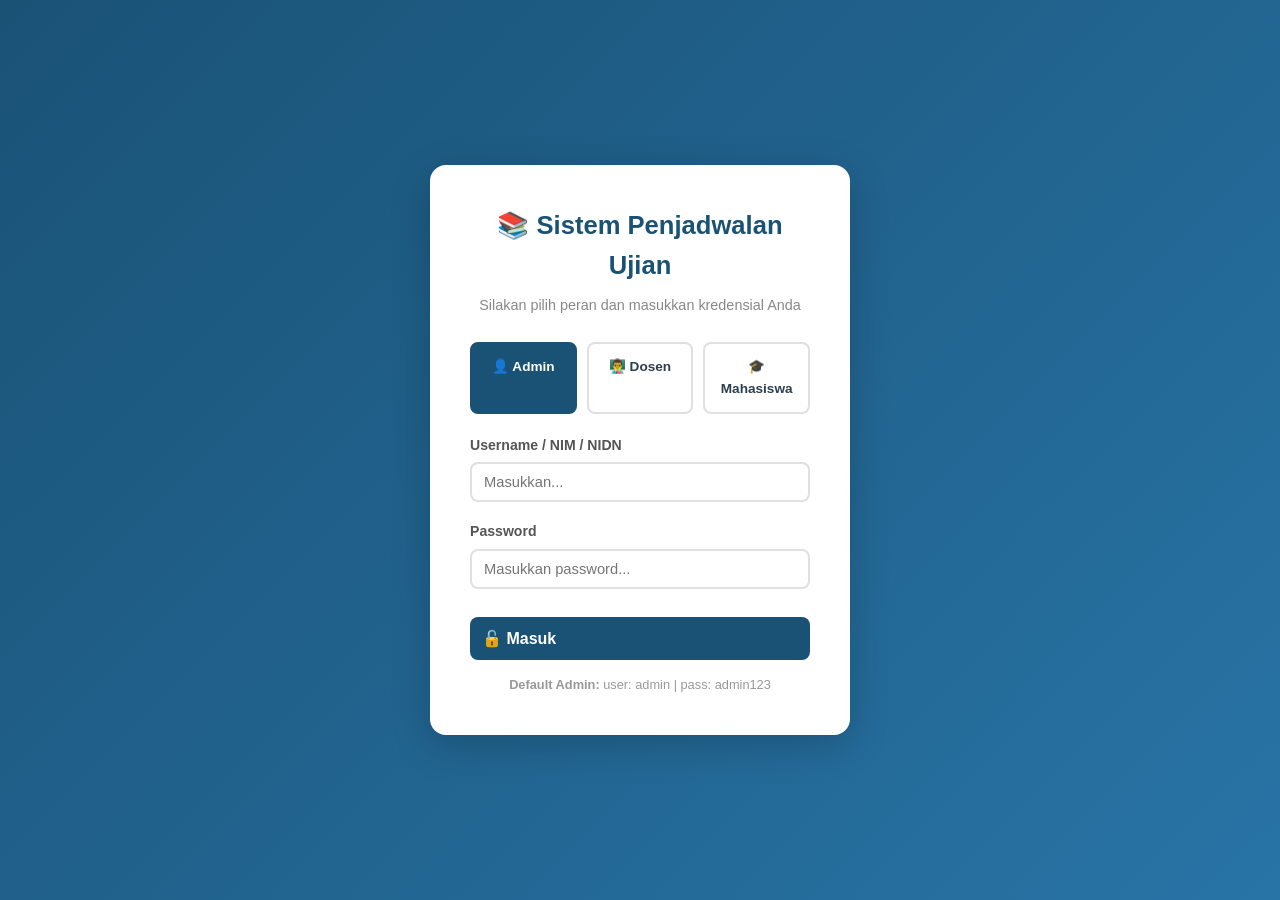
<file: aplikasi_jadwal_ujian_v2.html>
<!DOCTYPE html>
<html lang="id">
<head>
<meta charset="UTF-8">
<meta name="viewport" content="width=device-width, initial-scale=1.0">
<title>Sistem Penjadwalan Ujian & Beban Menguji</title>
<style>
:root {
    --primary: #1a5276; --secondary: #2874a6; --accent: #f39c12;
    --success: #27ae60; --danger: #c0392b; --light: #ecf0f1;
    --dark: #2c3e50; --white: #ffffff; --info: #3498db;
}
* { box-sizing: border-box; margin: 0; padding: 0; }
body { font-family: 'Segoe UI', Tahoma, Geneva, Verdana, sans-serif; background: #f5f6fa; color: var(--dark); line-height: 1.6; }
.container { max-width: 1400px; margin: 0 auto; padding: 20px; }

/* LOGIN */
.login-wrap { display: flex; align-items: center; justify-content: center; min-height: 100vh; background: linear-gradient(135deg, var(--primary), var(--secondary)); }
.login-box { background: white; padding: 40px; border-radius: 16px; width: 100%; max-width: 420px; box-shadow: 0 10px 40px rgba(0,0,0,0.2); }
.login-box h1 { text-align: center; color: var(--primary); margin-bottom: 8px; font-size: 1.6rem; }
.login-box p { text-align: center; color: #888; margin-bottom: 25px; font-size: 0.9rem; }
.login-box .form-group { margin-bottom: 18px; }
.login-box label { display: block; font-weight: 600; margin-bottom: 6px; font-size: 0.9rem; color: #555; }
.login-box input, .login-box select { width: 100%; padding: 12px 14px; border: 2px solid #e0e0e0; border-radius: 8px; font-size: 0.95rem; }
.login-box input:focus, .login-box select:focus { outline: none; border-color: var(--secondary); }
.login-box .btn { width: 100%; padding: 12px; font-size: 1rem; margin-top: 10px; }
.role-select { display: flex; gap: 10px; margin-bottom: 20px; }
.role-option { flex: 1; padding: 12px; border: 2px solid #e0e0e0; border-radius: 8px; text-align: center; cursor: pointer; font-weight: 600; font-size: 0.85rem; transition: all 0.2s; }
.role-option:hover { border-color: var(--secondary); color: var(--secondary); }
.role-option.active { background: var(--primary); color: white; border-color: var(--primary); }

/* HEADER & NAV */
header { background: linear-gradient(135deg, var(--primary), var(--secondary)); color: white; padding: 20px 25px; border-radius: 12px; margin-bottom: 20px; display: flex; justify-content: space-between; align-items: center; flex-wrap: wrap; gap: 10px; }
header h1 { font-size: 1.5rem; }
header .user-info { font-size: 0.9rem; opacity: 0.9; }
header .logout-btn { background: rgba(255,255,255,0.2); color: white; border: 1px solid rgba(255,255,255,0.4); padding: 6px 16px; border-radius: 6px; cursor: pointer; font-weight: 600; }
header .logout-btn:hover { background: rgba(255,255,255,0.3); }

.nav-tabs { display: flex; gap: 8px; margin-bottom: 25px; flex-wrap: wrap; }
.nav-tab { padding: 10px 20px; background: white; border: 2px solid var(--light); border-radius: 8px; cursor: pointer; font-weight: 600; transition: all 0.3s; color: var(--dark); font-size: 0.9rem; }
.nav-tab:hover { border-color: var(--secondary); color: var(--secondary); }
.nav-tab.active { background: var(--primary); color: white; border-color: var(--primary); }

.panel { display: none; }
.panel.active { display: block; }

.card { background: white; border-radius: 12px; padding: 25px; margin-bottom: 25px; box-shadow: 0 2px 10px rgba(0,0,0,0.05); }
.card h2 { font-size: 1.2rem; color: var(--primary); margin-bottom: 20px; padding-bottom: 10px; border-bottom: 2px solid var(--light); }

.form-grid { display: grid; grid-template-columns: repeat(auto-fit, minmax(240px, 1fr)); gap: 15px; margin-bottom: 20px; }
.form-group label { display: block; font-weight: 600; margin-bottom: 6px; font-size: 0.88rem; color: #555; }
.form-group input, .form-group select, .form-group textarea { width: 100%; padding: 10px 12px; border: 2px solid #e0e0e0; border-radius: 8px; font-size: 0.92rem; }
.form-group input:focus, .form-group select:focus, .form-group textarea:focus { outline: none; border-color: var(--secondary); }

.btn { padding: 10px 20px; border: none; border-radius: 8px; cursor: pointer; font-weight: 600; font-size: 0.9rem; transition: all 0.3s; display: inline-flex; align-items: center; gap: 6px; }
.btn-primary { background: var(--primary); color: white; }
.btn-primary:hover { background: var(--secondary); }
.btn-success { background: var(--success); color: white; }
.btn-success:hover { background: #219a52; }
.btn-danger { background: var(--danger); color: white; }
.btn-danger:hover { background: #a93226; }
.btn-warning { background: var(--accent); color: white; }
.btn-info { background: var(--info); color: white; }
.btn-sm { padding: 6px 12px; font-size: 0.8rem; }

.table-wrap { overflow-x: auto; }
table { width: 100%; border-collapse: collapse; font-size: 0.88rem; }
th, td { padding: 10px 12px; text-align: left; border-bottom: 1px solid #eee; }
th { background: var(--primary); color: white; font-weight: 600; position: sticky; top: 0; }
tr:hover { background: #f8f9fa; }
.badge { padding: 3px 10px; border-radius: 20px; font-size: 0.75rem; font-weight: 600; }
.badge-sup { background: #e8f5e9; color: var(--success); }
.badge-shp { background: #e3f2fd; color: var(--secondary); }
.badge-tesis { background: #fff3e0; color: #e65100; }
.badge-admin { background: #fce4ec; color: #c2185b; }
.badge-dosen { background: #e8eaf6; color: #303f9f; }
.badge-mhs { background: #e0f7fa; color: #00838f; }

.stats-grid { display: grid; grid-template-columns: repeat(auto-fit, minmax(160px, 1fr)); gap: 15px; margin-bottom: 25px; }
.stat-card { background: white; padding: 18px; border-radius: 12px; box-shadow: 0 2px 10px rgba(0,0,0,0.05); text-align: center; border-top: 4px solid var(--secondary); }
.stat-card h3 { font-size: 1.8rem; color: var(--primary); }
.stat-card p { color: #777; font-size: 0.85rem; margin-top: 4px; }

.jadwal-grid { display: grid; grid-template-columns: 90px repeat(3, 1fr); gap: 1px; background: #ddd; border-radius: 8px; overflow: hidden; }
.jadwal-header, .jadwal-cell, .jadwal-time { background: white; padding: 10px; text-align: center; font-size: 0.85rem; }
.jadwal-header { background: var(--primary); color: white; font-weight: 600; }
.jadwal-time { background: #f8f9fa; font-weight: 600; display: flex; align-items: center; justify-content: center; font-size: 0.8rem; }
.jadwal-cell { min-height: 70px; cursor: pointer; transition: background 0.2s; position: relative; }
.jadwal-cell:hover { background: #e3f2fd; }
.jadwal-cell.occupied { background: #e8f5e9; font-size: 0.8rem; }
.jadwal-cell.occupied .jadwal-mhs { font-weight: 700; color: var(--primary); font-size: 0.82rem; }
.jadwal-cell.occupied .jadwal-dosen { font-size: 0.72rem; color: #555; margin-top: 3px; }
.jadwal-cell.bentrok { background: #ffebee !important; border: 2px solid var(--danger); }
.jadwal-cell.bentrok::after { content: "⚠️ BENTROK"; display: block; font-size: 0.65rem; color: var(--danger); font-weight: 700; margin-top: 2px; }
.jadwal-cell .mobile-tag { font-size: 0.65rem; color: var(--accent); font-weight: 700; }

.modal-overlay { display: none; position: fixed; top: 0; left: 0; right: 0; bottom: 0; background: rgba(0,0,0,0.5); z-index: 1000; align-items: center; justify-content: center; }
.modal-overlay.show { display: flex; }
.modal { background: white; border-radius: 16px; width: 90%; max-width: 600px; max-height: 90vh; overflow-y: auto; padding: 25px; animation: modalIn 0.3s ease; }
@keyframes modalIn { from { opacity: 0; transform: translateY(-20px); } to { opacity: 1; transform: translateY(0); } }
.modal h2 { margin-bottom: 20px; color: var(--primary); }
.modal-close { float: right; font-size: 1.5rem; cursor: pointer; color: #999; }
.modal-close:hover { color: var(--danger); }

.action-btns { display: flex; gap: 6px; }
.empty-state { text-align: center; padding: 40px; color: #999; }
.dosen-count { display: inline-block; background: var(--accent); color: white; padding: 2px 10px; border-radius: 12px; font-size: 0.8rem; font-weight: 700; margin-left: 8px; }

.export-btns { display: flex; gap: 10px; margin-bottom: 20px; flex-wrap: wrap; }
.db-actions { background: #fff8e1; border: 1px solid #ffe082; border-radius: 10px; padding: 15px; margin-bottom: 20px; display: flex; gap: 10px; flex-wrap: wrap; align-items: center; }
.db-actions span { font-weight: 600; color: #f57c00; margin-right: 10px; }

.toast { position: fixed; bottom: 25px; right: 25px; background: var(--dark); color: white; padding: 14px 24px; border-radius: 10px; box-shadow: 0 4px 15px rgba(0,0,0,0.2); transform: translateY(100px); transition: transform 0.3s; z-index: 2000; font-weight: 500; }
.toast.show { transform: translateY(0); }
.toast.success { background: var(--success); }
.toast.error { background: var(--danger); }

.view-only { background: #f8f9fa; border-left: 4px solid var(--info); padding: 15px; border-radius: 8px; margin-bottom: 20px; color: var(--info); font-weight: 600; }

@media (max-width: 768px) {
    .jadwal-grid { grid-template-columns: 70px repeat(3, 1fr); }
    .form-grid { grid-template-columns: 1fr; }
    .nav-tab { padding: 8px 14px; font-size: 0.85rem; }
    header { flex-direction: column; align-items: flex-start; }
}
</style>
</head>
<body>

<!-- ===================== LOGIN SCREEN ===================== -->
<div id="login-screen" class="login-wrap">
    <div class="login-box">
        <h1>📚 Sistem Penjadwalan Ujian</h1>
        <p>Silakan pilih peran dan masukkan kredensial Anda</p>

        <div class="role-select">
            <div class="role-option active" onclick="selectRole('admin')">👤 Admin</div>
            <div class="role-option" onclick="selectRole('dosen')">👨‍🏫 Dosen</div>
            <div class="role-option" onclick="selectRole('mahasiswa')">🎓 Mahasiswa</div>
        </div>

        <div class="form-group">
            <label>Username / NIM / NIDN</label>
            <input type="text" id="login-user" placeholder="Masukkan...">
        </div>
        <div class="form-group">
            <label>Password</label>
            <input type="password" id="login-pass" placeholder="Masukkan password...">
        </div>
        <div class="form-group" id="login-dosen-select" style="display:none">
            <label>Pilih Dosen</label>
            <select id="login-dosen-list"><option value="">-- Pilih Dosen --</option></select>
        </div>
        <div class="form-group" id="login-mhs-select" style="display:none">
            <label>Pilih Mahasiswa</label>
            <select id="login-mhs-list"><option value="">-- Pilih Mahasiswa --</option></select>
        </div>

        <button class="btn btn-primary" onclick="doLogin()">🔓 Masuk</button>
        <div style="margin-top:15px; text-align:center; font-size:0.8rem; color:#999">
            <b>Default Admin:</b> user: admin | pass: admin123
        </div>
    </div>
</div>

<!-- ===================== MAIN APP ===================== -->
<div id="main-app" style="display:none">
    <div class="container">
        <header>
            <div>
                <h1>📚 Sistem Penjadwalan Ujian & Beban Menguji</h1>
                <div class="user-info" id="user-display"></div>
            </div>
            <button class="logout-btn" onclick="doLogout()">🚪 Keluar</button>
        </header>

        <div class="nav-tabs" id="nav-tabs">
            <div class="nav-tab active" onclick="switchTab('dashboard')" data-admin>📊 Dashboard</div>
            <div class="nav-tab" onclick="switchTab('dosen')" data-admin>👨‍🏫 Data Dosen</div>
            <div class="nav-tab" onclick="switchTab('mahasiswa')" data-admin>🎓 Data Mahasiswa</div>
            <div class="nav-tab" onclick="switchTab('beban')" data-admin>⚖️ Beban Menguji</div>
            <div class="nav-tab" onclick="switchTab('jadwal')">📅 Jadwal Ujian</div>
            <div class="nav-tab" onclick="switchTab('jadwal-saya')" data-mhs-dosen>📋 Jadwal Saya</div>
        </div>

        <!-- DASHBOARD -->
        <div id="panel-dashboard" class="panel active">
            <div class="stats-grid">
                <div class="stat-card"><h3 id="stat-dosen">0</h3><p>Total Dosen</p></div>
                <div class="stat-card"><h3 id="stat-mhs">0</h3><p>Total Mahasiswa</p></div>
                <div class="stat-card"><h3 id="stat-sup">0</h3><p>Ujian SUP</p></div>
                <div class="stat-card"><h3 id="stat-shp">0</h3><p>Ujian SHP</p></div>
                <div class="stat-card"><h3 id="stat-tesis">0</h3><p>Ujian Tesis</p></div>
                <div class="stat-card"><h3 id="stat-jadwal">0</h3><p>Terjadwal</p></div>
            </div>
            <div class="card" data-admin>
                <h2>Ringkasan Beban Menguji Tertinggi</h2>
                <div class="table-wrap"><table id="table-ringkasan"><thead><tr><th>No</th><th>Nama Dosen</th><th>Jabatan</th><th>Total Menguji</th></tr></thead><tbody></tbody></table></div>
            </div>
        </div>

        <!-- DOSEN -->
        <div id="panel-dosen" class="panel">
            <div class="db-actions" data-admin>
                <span>💾 Database:</span>
                <button class="btn btn-success btn-sm" onclick="exportDatabase()">📤 Export DB JSON</button>
                <button class="btn btn-info btn-sm" onclick="document.getElementById('import-db').click()">📥 Import DB JSON</button>
                <input type="file" id="import-db" style="display:none" accept=".json" onchange="importDatabase(event)">
                <button class="btn btn-warning btn-sm" onclick="resetToDefault()">🔄 Reset Data Awal</button>
                <button class="btn btn-danger btn-sm" onclick="clearAllData()">🗑️ Hapus Semua</button>
            </div>
            <div class="card" data-admin>
                <h2>Tambah / Edit Dosen</h2>
                <div class="form-grid">
                    <div class="form-group"><label>Nama Lengkap</label><input type="text" id="dosen-nama" placeholder="Contoh: Prof. Dr. Dikdik Harjadi, M.Si"></div>
                    <div class="form-group"><label>NIDN (juga sebagai password)</label><input type="text" id="dosen-nidn" placeholder="Contoh: 0012345678"></div>
                    <div class="form-group"><label>Jabatan Fungsional</label>
                        <select id="dosen-jabatan"><option value="Profesor">Profesor</option><option value="Lektor Kepala">Lektor Kepala</option><option value="Lektor">Lektor</option><option value="Asisten Ahli">Asisten Ahli</option><option value="Tenaga Pengajar">Tenaga Pengajar</option></select>
                    </div>
                    <div class="form-group"><label>Gelar</label><input type="text" id="dosen-gelar" placeholder="Contoh: M.Si, M.M, M.Pd"></div>
                </div>
                <button class="btn btn-primary" onclick="saveDosen()">💾 Simpan Dosen</button>
                <button class="btn btn-warning" onclick="resetDosenForm()" style="margin-left:10px">🔄 Reset Form</button>
            </div>
            <div class="card" data-admin>
                <h2>Daftar Dosen</h2>
                <div class="export-btns">
                    <button class="btn btn-success btn-sm" onclick="exportDosenCSV()">📥 Export CSV Dosen</button>
                </div>
                <div class="table-wrap"><table id="table-dosen"><thead><tr><th>No</th><th>Nama</th><th>NIDN</th><th>Jabatan</th><th>Gelar</th><th>Aksi</th></tr></thead><tbody></tbody></table></div>
            </div>
        </div>

        <!-- MAHASISWA -->
        <div id="panel-mahasiswa" class="panel">
            <div class="db-actions" data-admin>
                <span>💾 Database:</span>
                <button class="btn btn-success btn-sm" onclick="exportDatabase()">📤 Export DB JSON</button>
                <button class="btn btn-info btn-sm" onclick="document.getElementById('import-db2').click()">📥 Import DB JSON</button>
                <input type="file" id="import-db2" style="display:none" accept=".json" onchange="importDatabase(event)">
                <button class="btn btn-warning btn-sm" onclick="resetToDefault()">🔄 Reset Data Awal</button>
                <button class="btn btn-danger btn-sm" onclick="clearAllData()">🗑️ Hapus Semua</button>
            </div>
            <div class="card" data-admin>
                <h2>Tambah / Edit Mahasiswa</h2>
                <div class="form-grid">
                    <div class="form-group"><label>NIM (juga sebagai password)</label><input type="text" id="mhs-nim" placeholder="20241710001"></div>
                    <div class="form-group"><label>Nama Mahasiswa</label><input type="text" id="mhs-nama" placeholder="Nama Lengkap"></div>
                    <div class="form-group"><label>Jenis Ujian</label><select id="mhs-jenis" onchange="updateFormJenis()"><option value="SUP">SUP</option><option value="SHP">SHP</option><option value="Tesis">Tesis</option></select></div>
                    <div class="form-group"><label>Judul Penelitian</label><textarea id="mhs-judul" rows="2" placeholder="Judul..."></textarea></div>
                    <div class="form-group"><label>Pembimbing I</label><select id="mhs-pembimbing1"><option value="">-- Pilih --</option></select></div>
                    <div class="form-group"><label>Pembimbing II</label><select id="mhs-pembimbing2"><option value="">-- Pilih --</option></select></div>
                    <div class="form-group" id="fg-penguji1"><label>Penguji I</label><select id="mhs-penguji1"><option value="">-- Pilih --</option></select></div>
                    <div class="form-group" id="fg-penguji2"><label>Penguji II</label><select id="mhs-penguji2"><option value="">-- Pilih --</option></select></div>
                    <div class="form-group" id="fg-penguji3"><label>Penguji III</label><select id="mhs-penguji3"><option value="">-- Pilih --</option></select></div>
                    <div class="form-group" id="fg-moderator" style="display:none"><label>Moderator</label><select id="mhs-moderator"><option value="">-- Pilih --</option></select></div>
                    <div class="form-group" id="fg-penelaah" style="display:none"><label>Penelaah</label><select id="mhs-penelaah"><option value="">-- Pilih --</option></select></div>
                </div>
                <button class="btn btn-primary" onclick="saveMahasiswa()">💾 Simpan</button>
                <button class="btn btn-warning" onclick="resetMhsForm()" style="margin-left:10px">🔄 Reset</button>
            </div>
            <div class="card" data-admin>
                <h2>Daftar Mahasiswa</h2>
                <div class="export-btns">
                    <button class="btn btn-success btn-sm" onclick="exportMhsCSV()">📥 Export CSV Mhs</button>
                    <button class="btn btn-success btn-sm" onclick="exportSUP_CSV()">📥 Export CSV SUP</button>
                    <button class="btn btn-success btn-sm" onclick="exportSHP_CSV()">📥 Export CSV SHP</button>
                    <button class="btn btn-success btn-sm" onclick="exportTesisCSV()">📥 Export CSV Tesis</button>
                </div>
                <div class="table-wrap"><table id="table-mahasiswa"><thead><tr><th>No</th><th>NIM</th><th>Nama</th><th>Jenis</th><th>Judul</th><th>Pembimbing</th><th>Penguji</th><th>Aksi</th></tr></thead><tbody></tbody></table></div>
            </div>
        </div>

        <!-- BEBAN MENGUJI -->
        <div id="panel-beban" class="panel">
            <div class="card" data-admin>
                <h2>Rekapitulasi Beban Menguji</h2>
                <div class="export-btns"><button class="btn btn-success btn-sm" onclick="exportBebanCSV()">📥 Export CSV Beban</button></div>
                <div class="table-wrap"><table id="table-beban"><thead><tr><th>No</th><th>Nama Dosen</th><th>NIDN</th><th>Jabatan</th><th>SUP</th><th>SHP</th><th>Tesis</th><th>Total</th></tr></thead><tbody></tbody></table></div>
            </div>
            <div class="card" data-admin>
                <h2>Detail per Mahasiswa</h2>
                <div class="table-wrap"><table id="table-detail-beban"><thead><tr><th>No</th><th>NIM</th><th>Nama</th><th>Jenis</th><th>Pembimbing I</th><th>Pembimbing II</th><th>Penguji/Moderator/Penelaah</th></tr></thead><tbody></tbody></table></div>
            </div>
        </div>

        <!-- JADWAL (Admin + Dosen) -->
        <div id="panel-jadwal" class="panel">
            <div class="db-actions" data-admin>
                <span>🤖 Auto Schedule:</span>
                <button class="btn btn-success btn-sm" onclick="autoSchedule()">⚡ Buat Jadwal Otomatis</button>
                <button class="btn btn-danger btn-sm" onclick="clearAllJadwal()">🗑️ Kosongkan Semua Jadwal</button>
                <button class="btn btn-info btn-sm" onclick="exportJadwalJumatCSV()">📥 Export Jadwal Jumat</button>
                <button class="btn btn-info btn-sm" onclick="exportJadwalSabtuCSV()">📥 Export Jadwal Sabtu</button>
            </div>
            <div class="card">
                <h2>Pengaturan Jadwal</h2>
                <div class="form-grid">
                    <div class="form-group"><label>Hari</label><select id="jadwal-hari"><option value="Jumat">Jumat</option><option value="Sabtu">Sabtu</option></select></div>
                    <div class="form-group"><label>Ruangan</label><select id="jadwal-ruangan"><option value="Ruangan 1">Ruangan 1</option><option value="Ruangan 2">Ruangan 2</option><option value="Ruangan 3">Ruangan 3</option></select></div>
                </div>
            </div>
            <div class="card">
                <h2>Jadwal Ujian <span id="jadwal-title">Jumat - Ruangan 1</span></h2>
                <div class="export-btns" data-admin>
                    <button class="btn btn-success btn-sm" onclick="exportJadwalCSV()">📥 Export CSV Jadwal Ini</button>
                    <button class="btn btn-danger btn-sm" onclick="clearJadwal()">🗑️ Kosongkan Jadwal Ini</button>
                </div>
                <div id="jadwal-container"></div>
            </div>
        </div>

        <!-- JADWAL SAYA (Mahasiswa & Dosen) -->
        <div id="panel-jadwal-saya" class="panel">
            <div class="view-only" id="view-only-msg"></div>
            <div class="card">
                <h2>Jadwal Saya</h2>
                <div class="table-wrap"><table id="table-jadwal-saya"><thead><tr><th>Hari</th><th>Waktu</th><th>Ruangan</th><th>NIM</th><th>Nama</th><th>Judul</th><th>Peran Saya</th><th>Dosen Lain</th></tr></thead><tbody></tbody></table></div>
            </div>
        </div>
    </div>
</div>

<!-- MODAL JADWAL -->
<div class="modal-overlay" id="modal-jadwal">
    <div class="modal">
        <span class="modal-close" onclick="closeModal()">&times;</span>
        <h2>📝 Atur Jadwal</h2>
        <div class="form-grid">
            <div class="form-group"><label>Waktu</label><input type="text" id="modal-waktu" readonly></div>
            <div class="form-group"><label>Mahasiswa</label><select id="modal-mhs" onchange="updateModalDosen()"><option value="">-- Pilih Mahasiswa --</option></select></div>
            <div class="form-group"><label>Penguji I / Penelaah</label><input type="text" id="modal-p1" readonly></div>
            <div class="form-group"><label>Penguji II / Moderator</label><input type="text" id="modal-p2" readonly></div>
            <div class="form-group" id="modal-fg-p3"><label>Penguji III</label><input type="text" id="modal-p3" readonly></div>
        </div>
        <div id="modal-bentrok-info" style="display:none; background:#ffebee; padding:12px; border-radius:8px; margin-bottom:15px; color:var(--danger); font-weight:600;"></div>
        <button class="btn btn-success" onclick="saveJadwalCell()">✅ Simpan ke Jadwal</button>
        <button class="btn btn-danger" onclick="hapusJadwalCell()">🗑️ Hapus dari Jadwal</button>
    </div>
</div>

<div class="toast" id="toast"></div>

<script>
// ===================== DATA DEFAULT =====================
const DEFAULT_DATA = {"dosen":[{"id":"dsn_1","nama":"Prof. Dr. Dikdik Harjadi, M.Si","jabatan":"Profesor","gelar":"M.Si","nidn":"001"},{"id":"dsn_2","nama":"Dr. Lili Karmela Fitriani, M.Si","jabatan":"Lektor Kepala","gelar":"M.Si","nidn":"002"},{"id":"dsn_3","nama":"Dr. Herma Wiharno, M.Si","jabatan":"Lektor Kepala","gelar":"M.Si","nidn":"003"},{"id":"dsn_4","nama":"Dr. Dede Djuniardi, M.M","jabatan":"Lektor Kepala","gelar":"M.M","nidn":"004"},{"id":"dsn_5","nama":"Dr. Odang Supriatna, M.M","jabatan":"Lektor Kepala","gelar":"M.M","nidn":"005"},{"id":"dsn_6","nama":"Dr. Yanneri Elfa Kiswara R., M.M","jabatan":"Lektor Kepala","gelar":"M.M","nidn":"006"},{"id":"dsn_7","nama":"Dr. Ayus Ahmad Yusuf, M.M","jabatan":"Lektor Kepala","gelar":"M.M","nidn":"007"},{"id":"dsn_8","nama":"Dr. Iskandar, M.M","jabatan":"Lektor Kepala","gelar":"M.M","nidn":"008"},{"id":"dsn_9","nama":"Dr. Rina Masruroh.,M.E.Sy","jabatan":"Lektor Kepala","gelar":"","nidn":"009"},{"id":"dsn_10","nama":"Prof. Dr. Agus Yadi Ismail, M.Si","jabatan":"Profesor","gelar":"M.Si","nidn":"010"},{"id":"dsn_11","nama":"Prof. Dr. Eeng Ahman, M.S","jabatan":"Profesor","gelar":"M.S","nidn":"011"},{"id":"dsn_12","nama":"Dr. Yeyen Suryani, M.Pd.","jabatan":"Lektor Kepala","gelar":"M.Pd.","nidn":"012"}],"mahasiswa":[{"id":"mhs_shp_0","nim":"20231710018","nama":"Azis Sutarma","jenis":"SHP","judul":"Dampak Perencanaan Keuangan dan Tingkat Literasi Keuangan Digital Terhadap Kemampuan Pengelolaan Keuangan Nasabah Peran Moderatif Adopsi Layanan Keuangan Digital","pembimbing1":"dsn_1","pembimbing2":"dsn_4","moderator":"dsn_4","penelaah":"dsn_3","penguji1":"","penguji2":"","penguji3":""},{"id":"mhs_shp_1","nim":"20241710002","nama":"Iwan Febri Suwandi","jenis":"SHP","judul":"PENGARUH GAYA KEPEMIMPINAN DAN KOMPETENSI PERANGKAT DESA TERHADAP KINERJA PEMERINTAH DESA DENGAN KOMITMEN ORGANISASI SEBAGAI MEDIASI (Studi Kasus pada Desa di Wilayah Kabupaten Kuningan)","pembimbing1":"dsn_3","pembimbing2":"dsn_5","moderator":"dsn_3","penelaah":"dsn_2","penguji1":"","penguji2":"","penguji3":""},{"id":"mhs_shp_2","nim":"20241710003","nama":"Najman Bahiran Nasution","jenis":"SHP","judul":"","pembimbing1":"dsn_3","pembimbing2":"dsn_4","moderator":"dsn_4","penelaah":"dsn_1","penguji1":"","penguji2":"","penguji3":""},{"id":"mhs_tesis_0","nim":"20241710015","nama":"Nenden Sugiharti","jenis":"Tesis","judul":"Pengaruh Employee Engagement, Self efficacy, dan Stres Kerja terhadap Kinerja pegawai dengan Kepemimpinan Transformasional sebagai variabel Moderasi Pada BUMD Kabupaten Kuningan","pembimbing1":"dsn_2","pembimbing2":"dsn_4","penguji1":"dsn_4","penguji2":"dsn_1","penguji3":"dsn_9","moderator":"","penelaah":""},{"id":"mhs_tesis_1","nim":"20241710017","nama":"Eko Wahono","jenis":"Tesis","judul":"Pengaruh Digital Marketing dan Relationship Marketing Terhadap Keputusan Pembelian Dengan Brand Image sebagai Mediasi dan Consumer References Sebagai Moderasi","pembimbing1":"dsn_2","pembimbing2":"dsn_5","penguji1":"dsn_2","penguji2":"dsn_1","penguji3":"dsn_6","moderator":"","penelaah":""},{"id":"mhs_tesis_2","nim":"20241710016","nama":"Nina Nurafni","jenis":"Tesis","judul":"Pengaruh Kepemimpinan Transformasional, Kompetensi Manajerial, dan Partisipasi Pegawai Terhadap Efektifitas Kepemimpinan Dengan Komitmen Organisasi sebagai Mediasi","pembimbing1":"dsn_1","pembimbing2":"dsn_4","penguji1":"dsn_1","penguji2":"dsn_2","penguji3":"dsn_9","moderator":"","penelaah":""},{"id":"mhs_tesis_3","nim":"20241710013","nama":"Andri Arga Kusumah","jenis":"Tesis","judul":"Pengaruh Lingkungan Kerja, Motivas serta Budaya Organisasi terhadap Kinerja Pegawai yang dimediasi oleh Motivasi (studi kasus pada kantor Satpol PP Kab. Kuningan)","pembimbing1":"dsn_3","pembimbing2":"dsn_6","penguji1":"dsn_3","penguji2":"dsn_1","penguji3":"dsn_4","moderator":"","penelaah":""},{"id":"mhs_tesis_4","nim":"20241710014","nama":"Devi Nur Aldevilah","jenis":"Tesis","judul":"","pembimbing1":"dsn_1","pembimbing2":"dsn_5","penguji1":"dsn_4","penguji2":"dsn_3","penguji3":"dsn_1","moderator":"","penelaah":""},{"id":"mhs_tesis_5","nim":"20241710001","nama":"Alisa Karomilah","jenis":"Tesis","judul":"","pembimbing1":"dsn_2","pembimbing2":"dsn_6","penguji1":"dsn_2","penguji2":"dsn_1","penguji3":"dsn_4","moderator":"","penelaah":""},{"id":"mhs_tesis_6","nim":"20241710006","nama":"Deni Sugandi","jenis":"Tesis","judul":"","pembimbing1":"dsn_2","pembimbing2":"dsn_6","penguji1":"dsn_2","penguji2":"dsn_1","penguji3":"dsn_4","moderator":"","penelaah":""}],"jadwal":{}};

// ===================== AUTH & STATE =====================
let CURRENT_USER = null;
let CURRENT_ROLE = 'admin';
let editingDosenId = null;
let editingMhsId = null;
let currentSlot = null;

const SLOTS = ['08:00-09:30','09:30-11:00','11:00-12:30','12:30-13:30','13:30-15:00','15:00-16:30','16:30-18:00'];
const HARIS = ['Jumat','Sabtu'];
const RUANGANS = ['Ruangan 1','Ruangan 2','Ruangan 3'];

const DB = {
    dosen: JSON.parse(localStorage.getItem('ujian_dosen') || '[]'),
    mahasiswa: JSON.parse(localStorage.getItem('ujian_mahasiswa') || '[]'),
    jadwal: JSON.parse(localStorage.getItem('ujian_jadwal') || '{}')
};

function saveDB() {
    localStorage.setItem('ujian_dosen', JSON.stringify(DB.dosen));
    localStorage.setItem('ujian_mahasiswa', JSON.stringify(DB.mahasiswa));
    localStorage.setItem('ujian_jadwal', JSON.stringify(DB.jadwal));
}

function uid() { return Date.now().toString(36) + Math.random().toString(36).substr(2); }

function showToast(msg, type='success') {
    const t = document.getElementById('toast');
    t.textContent = msg; t.className = 'toast show ' + type;
    setTimeout(() => t.classList.remove('show'), 3000);
}

// ===================== LOGIN SYSTEM =====================
function selectRole(role) {
    CURRENT_ROLE = role;
    document.querySelectorAll('.role-option').forEach(el => el.classList.remove('active'));
    event.target.classList.add('active');
    document.getElementById('login-dosen-select').style.display = role === 'dosen' ? 'block' : 'none';
    document.getElementById('login-mhs-select').style.display = role === 'mahasiswa' ? 'block' : 'none';
    const userIn = document.getElementById('login-user');
    const passIn = document.getElementById('login-pass');
    if(role === 'admin') { userIn.placeholder = 'admin'; passIn.placeholder = 'admin123'; }
    else if(role === 'dosen') { userIn.placeholder = 'NIDN Anda'; passIn.placeholder = 'NIDN Anda'; }
    else { userIn.placeholder = 'NIM Anda'; passIn.placeholder = 'NIM Anda'; }
}

function populateLoginSelects() {
    const dosenSel = document.getElementById('login-dosen-list');
    dosenSel.innerHTML = '<option value="">-- Pilih Dosen --</option>';
    DB.dosen.forEach(d => dosenSel.innerHTML += `<option value="${d.id}">${d.nama} (NIDN: ${d.nidn || '-'})</option>`);
    const mhsSel = document.getElementById('login-mhs-list');
    mhsSel.innerHTML = '<option value="">-- Pilih Mahasiswa --</option>';
    DB.mahasiswa.forEach(m => mhsSel.innerHTML += `<option value="${m.id}">${m.nama} (NIM: ${m.nim})</option>`);
}

function doLogin() {
    const user = document.getElementById('login-user').value.trim();
    const pass = document.getElementById('login-pass').value.trim();

    if(CURRENT_ROLE === 'admin') {
        if(user === 'admin' && pass === 'admin123') {
            CURRENT_USER = { role: 'admin', name: 'Administrator', id: 'admin' };
        } else { showToast('Username atau password admin salah', 'error'); return; }
    } else if(CURRENT_ROLE === 'dosen') {
        const dosenId = document.getElementById('login-dosen-list').value;
        if(!dosenId) { showToast('Pilih dosen terlebih dahulu', 'error'); return; }
        const d = DB.dosen.find(x => x.id === dosenId);
        if(!d) { showToast('Dosen tidak ditemukan', 'error'); return; }
        if(pass !== d.nidn) { showToast('Password (NIDN) salah', 'error'); return; }
        CURRENT_USER = { role: 'dosen', name: d.nama, id: d.id, nidn: d.nidn };
    } else if(CURRENT_ROLE === 'mahasiswa') {
        const mhsId = document.getElementById('login-mhs-list').value;
        if(!mhsId) { showToast('Pilih mahasiswa terlebih dahulu', 'error'); return; }
        const m = DB.mahasiswa.find(x => x.id === mhsId);
        if(!m) { showToast('Mahasiswa tidak ditemukan', 'error'); return; }
        if(pass !== m.nim) { showToast('Password (NIM) salah', 'error'); return; }
        CURRENT_USER = { role: 'mahasiswa', name: m.nama, id: m.id, nim: m.nim };
    }

    document.getElementById('login-screen').style.display = 'none';
    document.getElementById('main-app').style.display = 'block';
    document.getElementById('user-display').innerHTML = `Masuk sebagai: <b>${CURRENT_USER.name}</b> <span class="badge badge-${CURRENT_USER.role}">${CURRENT_USER.role.toUpperCase()}</span>`;
    applyRoleUI();
    renderAll();
}

function doLogout() {
    CURRENT_USER = null;
    document.getElementById('main-app').style.display = 'none';
    document.getElementById('login-screen').style.display = 'flex';
    document.getElementById('login-user').value = '';
    document.getElementById('login-pass').value = '';
}

function applyRoleUI() {
    const isAdmin = CURRENT_USER.role === 'admin';
    const isDosen = CURRENT_USER.role === 'dosen';
    const isMhs = CURRENT_USER.role === 'mahasiswa';

    // Sembunyikan tab admin-only
    document.querySelectorAll('[data-admin]').forEach(el => {
        if(el.classList.contains('nav-tab')) el.style.display = isAdmin ? 'block' : 'none';
        else el.style.display = isAdmin ? '' : 'none';
    });

    // Tab jadwal-saya hanya untuk dosen/mahasiswa
    const tabSaya = document.querySelector('[data-mhs-dosen]');
    if(tabSaya) tabSaya.style.display = (isDosen || isMhs) ? 'block' : 'none';

    // Kalau bukan admin, redirect ke jadwal atau jadwal-saya
    if(!isAdmin) {
        document.querySelectorAll('.panel').forEach(p => p.classList.remove('active'));
        document.querySelectorAll('.nav-tab').forEach(t => t.classList.remove('active'));
        if(isDosen || isMhs) {
            document.getElementById('panel-jadwal-saya').classList.add('active');
            // aktifkan tab jadwal-saya
            document.querySelectorAll('.nav-tab').forEach(t => { if(t.textContent.includes('Jadwal Saya')) t.classList.add('active'); });
        } else {
            document.getElementById('panel-jadwal').classList.add('active');
        }
    }
}

// ===================== INIT =====================
function initData() {
    if(DB.dosen.length === 0 && DB.mahasiswa.length === 0) {
        DB.dosen = JSON.parse(JSON.stringify(DEFAULT_DATA.dosen));
        DB.mahasiswa = JSON.parse(JSON.stringify(DEFAULT_DATA.mahasiswa));
        DB.jadwal = JSON.parse(JSON.stringify(DEFAULT_DATA.jadwal || {}));
        saveDB();
    }
}

// ===================== RENDER ALL =====================
function renderAll() {
    populateLoginSelects();
    populateDosenSelects();
    renderDashboard();
    renderDosen();
    renderMahasiswa();
    if(document.getElementById('panel-beban').classList.contains('active')) renderBeban();
    if(document.getElementById('panel-jadwal').classList.contains('active')) renderJadwal();
    if(document.getElementById('panel-jadwal-saya').classList.contains('active')) renderJadwalSaya();
}

function switchTab(tab) {
    document.querySelectorAll('.nav-tab').forEach(el => el.classList.remove('active'));
    document.querySelectorAll('.panel').forEach(el => el.classList.remove('active'));
    event.target.classList.add('active');
    document.getElementById('panel-' + tab).classList.add('active');
    if(tab === 'mahasiswa') populateDosenSelects();
    if(tab === 'beban') renderBeban();
    if(tab === 'jadwal') renderJadwal();
    if(tab === 'dashboard') renderDashboard();
    if(tab === 'dosen') renderDosen();
    if(tab === 'jadwal-saya') renderJadwalSaya();
}

// ===================== DOSEN =====================
function renderDosen() {
    const tbody = document.querySelector('#table-dosen tbody');
    tbody.innerHTML = '';
    DB.dosen.forEach((d, i) => {
        tbody.innerHTML += `<tr><td>${i+1}</td><td>${d.nama}</td><td>${d.nidn || '-'}</td><td>${d.jabatan}</td><td>${d.gelar || '-'}</td>
            <td class="action-btns"><button class="btn btn-primary btn-sm" onclick="editDosen('${d.id}')">✏️</button><button class="btn btn-danger btn-sm" onclick="deleteDosen('${d.id}')">🗑️</button></td></tr>`;
    });
    if(DB.dosen.length === 0) tbody.innerHTML = '<tr><td colspan="6" class="empty-state">Belum ada data dosen</td></tr>';
}

function saveDosen() {
    const nama = document.getElementById('dosen-nama').value.trim();
    const nidn = document.getElementById('dosen-nidn').value.trim();
    const jabatan = document.getElementById('dosen-jabatan').value;
    const gelar = document.getElementById('dosen-gelar').value.trim();
    if(!nama || !nidn) { showToast('Nama dan NIDN wajib diisi!', 'error'); return; }
    if(editingDosenId) {
        const d = DB.dosen.find(x => x.id === editingDosenId);
        d.nama = nama; d.nidn = nidn; d.jabatan = jabatan; d.gelar = gelar;
        showToast('Dosen diperbarui');
    } else {
        DB.dosen.push({ id: uid(), nama, nidn, jabatan, gelar });
        showToast('Dosen ditambahkan');
    }
    saveDB(); renderDosen(); resetDosenForm(); populateLoginSelects();
}

function editDosen(id) { const d = DB.dosen.find(x => x.id === id); document.getElementById('dosen-nama').value = d.nama; document.getElementById('dosen-nidn').value = d.nidn || ''; document.getElementById('dosen-jabatan').value = d.jabatan; document.getElementById('dosen-gelar').value = d.gelar || ''; editingDosenId = id; }
function deleteDosen(id) { if(!confirm('Hapus dosen ini?')) return; DB.dosen = DB.dosen.filter(x => x.id !== id); saveDB(); renderDosen(); populateLoginSelects(); showToast('Dosen dihapus'); }
function resetDosenForm() { document.getElementById('dosen-nama').value = ''; document.getElementById('dosen-nidn').value = ''; document.getElementById('dosen-jabatan').value = 'Profesor'; document.getElementById('dosen-gelar').value = ''; editingDosenId = null; }

// ===================== MAHASISWA =====================
function populateDosenSelects() {
    const selects = ['mhs-pembimbing1','mhs-pembimbing2','mhs-penguji1','mhs-penguji2','mhs-penguji3','mhs-moderator','mhs-penelaah','modal-mhs'];
    selects.forEach(sel => {
        const el = document.getElementById(sel);
        if(!el) return;
        const current = el.value;
        if(sel === 'modal-mhs') { el.innerHTML = '<option value="">-- Pilih Mahasiswa --</option>'; DB.mahasiswa.forEach(m => el.innerHTML += `<option value="${m.id}">${m.nim} - ${m.nama} (${m.jenis})</option>`); }
        else { el.innerHTML = '<option value="">-- Pilih --</option>'; DB.dosen.forEach(d => el.innerHTML += `<option value="${d.id}">${d.nama}</option>`); }
        el.value = current;
    });
}

function updateFormJenis() {
    const jenis = document.getElementById('mhs-jenis').value;
    document.getElementById('fg-moderator').style.display = jenis === 'SHP' ? 'block' : 'none';
    document.getElementById('fg-penelaah').style.display = jenis === 'SHP' ? 'block' : 'none';
    document.getElementById('fg-penguji1').style.display = jenis === 'Tesis' ? 'block' : 'none';
    document.getElementById('fg-penguji2').style.display = jenis === 'Tesis' ? 'block' : 'none';
    document.getElementById('fg-penguji3').style.display = jenis === 'Tesis' ? 'block' : 'none';
}

function renderMahasiswa() {
    const tbody = document.querySelector('#table-mahasiswa tbody');
    tbody.innerHTML = '';
    DB.mahasiswa.forEach((m, i) => {
        let penguji = '';
        if(m.jenis === 'SHP') penguji = `Mod: ${getDosenName(m.moderator)}, Pen: ${getDosenName(m.penelaah)}`;
        else if(m.jenis === 'Tesis') penguji = `P1: ${getDosenName(m.penguji1)}, P2: ${getDosenName(m.penguji2)}, P3: ${getDosenName(m.penguji3)}`;
        else penguji = '-';
        tbody.innerHTML += `<tr><td>${i+1}</td><td>${m.nim}</td><td>${m.nama}</td><td><span class="badge badge-${m.jenis.toLowerCase()}">${m.jenis}</span></td><td>${m.judul || '-'}</td><td>${getDosenName(m.pembimbing1)}, ${getDosenName(m.pembimbing2)}</td><td>${penguji}</td>
            <td class="action-btns"><button class="btn btn-primary btn-sm" onclick="editMahasiswa('${m.id}')">✏️</button><button class="btn btn-danger btn-sm" onclick="deleteMahasiswa('${m.id}')">🗑️</button></td></tr>`;
    });
    if(DB.mahasiswa.length === 0) tbody.innerHTML = '<tr><td colspan="8" class="empty-state">Belum ada data mahasiswa</td></tr>';
}

function saveMahasiswa() {
    const nim = document.getElementById('mhs-nim').value.trim();
    const nama = document.getElementById('mhs-nama').value.trim();
    const jenis = document.getElementById('mhs-jenis').value;
    const judul = document.getElementById('mhs-judul').value.trim();
    const pembimbing1 = document.getElementById('mhs-pembimbing1').value;
    const pembimbing2 = document.getElementById('mhs-pembimbing2').value;
    if(!nim || !nama) { showToast('NIM dan Nama wajib diisi!', 'error'); return; }
    let data = { id: editingMhsId || uid(), nim, nama, jenis, judul, pembimbing1, pembimbing2 };
    if(jenis === 'SHP') { data.moderator = document.getElementById('mhs-moderator').value; data.penelaah = document.getElementById('mhs-penelaah').value; data.penguji1 = data.penguji2 = data.penguji3 = ''; }
    else if(jenis === 'Tesis') { data.penguji1 = document.getElementById('mhs-penguji1').value; data.penguji2 = document.getElementById('mhs-penguji2').value; data.penguji3 = document.getElementById('mhs-penguji3').value; data.moderator = data.penelaah = ''; }
    else { data.penguji1 = data.penguji2 = data.penguji3 = data.moderator = data.penelaah = ''; }
    if(editingMhsId) { const idx = DB.mahasiswa.findIndex(x => x.id === editingMhsId); DB.mahasiswa[idx] = data; showToast('Mahasiswa diperbarui'); }
    else { DB.mahasiswa.push(data); showToast('Mahasiswa ditambahkan'); }
    saveDB(); renderMahasiswa(); resetMhsForm(); populateLoginSelects();
}

function editMahasiswa(id) {
    const m = DB.mahasiswa.find(x => x.id === id);
    document.getElementById('mhs-nim').value = m.nim; document.getElementById('mhs-nama').value = m.nama;
    document.getElementById('mhs-jenis').value = m.jenis; document.getElementById('mhs-judul').value = m.judul || '';
    document.getElementById('mhs-pembimbing1').value = m.pembimbing1; document.getElementById('mhs-pembimbing2').value = m.pembimbing2;
    updateFormJenis(); populateDosenSelects();
    if(m.jenis === 'SHP') { document.getElementById('mhs-moderator').value = m.moderator; document.getElementById('mhs-penelaah').value = m.penelaah; }
    else if(m.jenis === 'Tesis') { document.getElementById('mhs-penguji1').value = m.penguji1; document.getElementById('mhs-penguji2').value = m.penguji2; document.getElementById('mhs-penguji3').value = m.penguji3; }
    editingMhsId = id;
}

function deleteMahasiswa(id) { if(!confirm('Hapus mahasiswa ini?')) return; DB.mahasiswa = DB.mahasiswa.filter(x => x.id !== id); Object.keys(DB.jadwal).forEach(k => { if(DB.jadwal[k] && DB.jadwal[k].mhsId === id) delete DB.jadwal[k]; }); saveDB(); renderMahasiswa(); populateLoginSelects(); showToast('Mahasiswa dihapus'); }
function resetMhsForm() { document.getElementById('mhs-nim').value = ''; document.getElementById('mhs-nama').value = ''; document.getElementById('mhs-jenis').value = 'SUP'; document.getElementById('mhs-judul').value = ''; document.getElementById('mhs-pembimbing1').value = ''; document.getElementById('mhs-pembimbing2').value = ''; document.getElementById('mhs-penguji1').value = ''; document.getElementById('mhs-penguji2').value = ''; document.getElementById('mhs-penguji3').value = ''; document.getElementById('mhs-moderator').value = ''; document.getElementById('mhs-penelaah').value = ''; editingMhsId = null; updateFormJenis(); }

// ===================== BEBAN =====================
function getDosenName(id) { if(!id) return '-'; const d = DB.dosen.find(x => x.id === id); return d ? d.nama : '-'; }

function hitungBeban() {
    const beban = {};
    DB.dosen.forEach(d => beban[d.id] = { nama: d.nama, nidn: d.nidn || '', jabatan: d.jabatan, SUP:0, SHP:0, Tesis:0, total:0 });
    DB.mahasiswa.forEach(m => {
        const add = (id) => { if(id && beban[id]) { beban[id][m.jenis]++; beban[id].total++; } };
        if(m.jenis === 'SHP') { add(m.moderator); add(m.penelaah); }
        else if(m.jenis === 'Tesis') { add(m.penguji1); add(m.penguji2); add(m.penguji3); }
    });
    return beban;
}

function renderBeban() {
    const beban = hitungBeban();
    const tbody = document.querySelector('#table-beban tbody');
    tbody.innerHTML = '';
    let no = 1;
    Object.values(beban).sort((a,b) => b.total - a.total).forEach(b => {
        tbody.innerHTML += `<tr><td>${no++}</td><td>${b.nama}</td><td>${b.nidn}</td><td>${b.jabatan}</td><td>${b.SUP}</td><td>${b.SHP}</td><td>${b.Tesis}</td><td><strong>${b.total}</strong></td></tr>`;
    });
    const tbody2 = document.querySelector('#table-detail-beban tbody');
    tbody2.innerHTML = '';
    DB.mahasiswa.forEach((m,i) => {
        let penguji = '';
        if(m.jenis === 'SHP') penguji = `${getDosenName(m.moderator)} (Mod), ${getDosenName(m.penelaah)} (Pen)`;
        else if(m.jenis === 'Tesis') penguji = `${getDosenName(m.penguji1)} (P1), ${getDosenName(m.penguji2)} (P2), ${getDosenName(m.penguji3)} (P3)`;
        else penguji = '-';
        tbody2.innerHTML += `<tr><td>${i+1}</td><td>${m.nim}</td><td>${m.nama}</td><td>${m.jenis}</td><td>${getDosenName(m.pembimbing1)}</td><td>${getDosenName(m.pembimbing2)}</td><td>${penguji}</td></tr>`;
    });
}

// ===================== AUTO SCHEDULE =====================
function getDosenIdsForUjian(m) {
    if(m.jenis === 'SHP') return [m.moderator, m.penelaah].filter(Boolean);
    if(m.jenis === 'Tesis') return [m.penguji1, m.penguji2, m.penguji3].filter(Boolean);
    return [];
}

function getOccupiedDosenAt(hari, ruangan, slot) {
    const key = `${hari}_${ruangan}_${slot}`;
    const j = DB.jadwal[key];
    if(!j) return [];
    const m = DB.mahasiswa.find(x => x.id === j.mhsId);
    return m ? getDosenIdsForUjian(m) : [];
}

function checkBentrok(mhsId, hari, ruangan, slot) {
    const m = DB.mahasiswa.find(x => x.id === mhsId);
    if(!m) return { bentrok: false };
    const dosenUjian = getDosenIdsForUjian(m);
    const occupied = getOccupiedDosenAt(hari, ruangan, slot);
    const bentrokDosen = dosenUjian.filter(d => occupied.includes(d));
    return { bentrok: bentrokDosen.length > 0, dosen: bentrokDosen.map(id => getDosenName(id)) };
}

function autoSchedule() {
    if(!confirm('Buat jadwal otomatis untuk semua mahasiswa? Jadwal lama akan ditimpa.')) return;
    DB.jadwal = {};
    const unscheduled = [];

    // Prioritas: SHP dulu, lalu Tesis
    const sortedMhs = [...DB.mahasiswa].sort((a,b) => {
        const order = { 'SHP': 1, 'Tesis': 2, 'SUP': 3 };
        return (order[a.jenis] || 99) - (order[b.jenis] || 99);
    });

    for(const m of sortedMhs) {
        if(m.jenis === 'SUP') continue; // SUP tidak perlu jadwal penguji
        let placed = false;
        for(const hari of HARIS) {
            for(const ruangan of RUANGANS) {
                for(const slot of SLOTS) {
                    const key = `${hari}_${ruangan}_${slot}`;
                    if(DB.jadwal[key]) continue; // slot sudah terisi
                    const cek = checkBentrok(m.id, hari, ruangan, slot);
                    if(!cek.bentrok) {
                        DB.jadwal[key] = { mhsId: m.id, auto: true };
                        placed = true;
                        break;
                    }
                }
                if(placed) break;
            }
            if(placed) break;
        }
        if(!placed) unscheduled.push(m);
    }

    // Untuk yang belum terjadwal, coba tempatkan dengan tanda bentrok (mobile)
    for(const m of unscheduled) {
        for(const hari of HARIS) {
            for(const ruangan of RUANGANS) {
                for(const slot of SLOTS) {
                    const key = `${hari}_${ruangan}_${slot}`;
                    if(!DB.jadwal[key]) {
                        DB.jadwal[key] = { mhsId: m.id, auto: true, bentrok: true };
                        placed = true;
                        break;
                    }
                }
                if(placed) break;
            }
            if(placed) break;
        }
    }

    saveDB(); renderJadwal();
    const total = Object.keys(DB.jadwal).length;
    const bentrokCount = Object.values(DB.jadwal).filter(j => j.bentrok).length;
    let msg = `Jadwal otomatis selesai! ${total} mahasiswa terjadwal.`;
    if(bentrokCount > 0) msg += ` (${bentrokCount} dengan bentrok/mobile)`;
    showToast(msg);
}

function clearAllJadwal() { if(!confirm('Kosongkan SEMUA jadwal?')) return; DB.jadwal = {}; saveDB(); renderJadwal(); showToast('Semua jadwal dikosongkan'); }

// ===================== JADWAL =====================
function renderJadwal() {
    const hari = document.getElementById('jadwal-hari').value;
    const ruangan = document.getElementById('jadwal-ruangan').value;
    document.getElementById('jadwal-title').textContent = `${hari} - ${ruangan}`;
    const container = document.getElementById('jadwal-container');

    let html = '<div class="jadwal-grid">';
    html += '<div class="jadwal-header">Waktu</div><div class="jadwal-header">Penguji I / Penelaah</div><div class="jadwal-header">Penguji II / Moderator</div><div class="jadwal-header">Penguji III</div>';

    SLOTS.forEach(slot => {
        const key = `${hari}_${ruangan}_${slot}`;
        const j = DB.jadwal[key];
        html += `<div class="jadwal-time">${slot}</div>`;

        if(j) {
            const m = DB.mahasiswa.find(x => x.id === j.mhsId);
            if(m) {
                const isBentrok = j.bentrok;
                for(let idx=0; idx<3; idx++) {
                    let dosenId = '';
                    if(m.jenis === 'SHP') dosenId = idx===0 ? m.penelaah : (idx===1 ? m.moderator : '');
                    else if(m.jenis === 'Tesis') dosenId = idx===0 ? m.penguji1 : (idx===1 ? m.penguji2 : m.penguji3);
                    const dosen = getDosenName(dosenId);
                    const mobileTag = isBentrok ? '<div class="mobile-tag">📱 MOBILE</div>' : '';
                    html += `<div class="jadwal-cell occupied ${isBentrok ? 'bentrok' : ''}" onclick="openJadwal('${slot}')">
                        ${idx===0 ? `<div class="jadwal-mhs">${m.nama}</div>` : ''}
                        <div class="jadwal-dosen">${dosen}</div>
                        ${idx===0 ? `<div class="jadwal-dosen" style="font-size:0.7rem;color:#888">${m.jenis} | ${m.nim}</div>${mobileTag}` : ''}
                    </div>`;
                }
            } else {
                for(let i=0;i<3;i++) html += `<div class="jadwal-cell" onclick="openJadwal('${slot}')"></div>`;
            }
        } else {
            for(let i=0;i<3;i++) html += `<div class="jadwal-cell" onclick="openJadwal('${slot}')"></div>`;
        }
    });
    html += '</div>';
    container.innerHTML = html;
}

function openJadwal(slot) {
    if(CURRENT_USER.role !== 'admin') { showToast('Hanya admin yang dapat mengedit jadwal', 'error'); return; }
    currentSlot = slot;
    document.getElementById('modal-waktu').value = slot;
    document.getElementById('modal-mhs').value = '';
    document.getElementById('modal-p1').value = '';
    document.getElementById('modal-p2').value = '';
    document.getElementById('modal-p3').value = '';
    document.getElementById('modal-bentrok-info').style.display = 'none';
    populateDosenSelects();
    const hari = document.getElementById('jadwal-hari').value;
    const ruangan = document.getElementById('jadwal-ruangan').value;
    const key = `${hari}_${ruangan}_${slot}`;
    if(DB.jadwal[key]) {
        document.getElementById('modal-mhs').value = DB.jadwal[key].mhsId;
        updateModalDosen();
    }
    document.getElementById('modal-jadwal').classList.add('show');
}

function updateModalDosen() {
    const mhsId = document.getElementById('modal-mhs').value;
    if(!mhsId) return;
    const m = DB.mahasiswa.find(x => x.id === mhsId);
    if(!m) return;
    const hari = document.getElementById('jadwal-hari').value;
    const ruangan = document.getElementById('jadwal-ruangan').value;
    const slot = currentSlot;
    const cek = checkBentrok(mhsId, hari, ruangan, slot);
    const info = document.getElementById('modal-bentrok-info');
    if(cek.bentrok) { info.textContent = `⚠️ BENTROK: ${cek.dosen.join(', ')} sudah terjadwal di slot ini. Dosen bersangkutan akan diberi keterangan MOBILE.`; info.style.display = 'block'; }
    else { info.style.display = 'none'; }

    if(m.jenis === 'SHP') { document.getElementById('modal-p1').value = getDosenName(m.penelaah); document.getElementById('modal-p2').value = getDosenName(m.moderator); document.getElementById('modal-p3').value = '-'; document.getElementById('modal-fg-p3').style.display = 'none'; }
    else if(m.jenis === 'Tesis') { document.getElementById('modal-p1').value = getDosenName(m.penguji1); document.getElementById('modal-p2').value = getDosenName(m.penguji2); document.getElementById('modal-p3').value = getDosenName(m.penguji3); document.getElementById('modal-fg-p3').style.display = 'block'; }
    else { document.getElementById('modal-p1').value = '-'; document.getElementById('modal-p2').value = '-'; document.getElementById('modal-p3').value = '-'; document.getElementById('modal-fg-p3').style.display = 'none'; }
}

function saveJadwalCell() {
    const mhsId = document.getElementById('modal-mhs').value;
    if(!mhsId) { showToast('Pilih mahasiswa!', 'error'); return; }
    const hari = document.getElementById('jadwal-hari').value;
    const ruangan = document.getElementById('jadwal-ruangan').value;
    const key = `${hari}_${ruangan}_${currentSlot}`;
    const cek = checkBentrok(mhsId, hari, ruangan, currentSlot);
    DB.jadwal[key] = { mhsId, bentrok: cek.bentrok };
    saveDB(); renderJadwal(); closeModal(); showToast('Jadwal disimpan' + (cek.bentrok ? ' (dengan keterangan MOBILE)' : ''));
}

function hapusJadwalCell() {
    const hari = document.getElementById('jadwal-hari').value;
    const ruangan = document.getElementById('jadwal-ruangan').value;
    const key = `${hari}_${ruangan}_${currentSlot}`;
    delete DB.jadwal[key]; saveDB(); renderJadwal(); closeModal(); showToast('Jadwal dihapus');
}

function clearJadwal() {
    if(!confirm('Kosongkan jadwal ini?')) return;
    const hari = document.getElementById('jadwal-hari').value;
    const ruangan = document.getElementById('jadwal-ruangan').value;
    SLOTS.forEach(slot => delete DB.jadwal[`${hari}_${ruangan}_${slot}`]);
    saveDB(); renderJadwal(); showToast('Jadwal dikosongkan');
}

function closeModal() { document.getElementById('modal-jadwal').classList.remove('show'); }

// ===================== JADWAL SAYA =====================
function renderJadwalSaya() {
    const tbody = document.querySelector('#table-jadwal-saya tbody');
    tbody.innerHTML = '';
    const msg = document.getElementById('view-only-msg');
    const items = [];

    Object.entries(DB.jadwal).forEach(([key, j]) => {
        const [hari, ruangan, ...slotParts] = key.split('_');
        const slot = slotParts.join('_');
        const m = DB.mahasiswa.find(x => x.id === j.mhsId);
        if(!m) return;

        let include = false;
        let peran = '';
        let dosenLain = [];

        if(CURRENT_USER.role === 'mahasiswa' && m.id === CURRENT_USER.id) {
            include = true;
            peran = 'Mahasiswa';
            if(m.jenis === 'SHP') dosenLain = [getDosenName(m.moderator) + ' (Mod)', getDosenName(m.penelaah) + ' (Pen)'];
            else if(m.jenis === 'Tesis') dosenLain = [getDosenName(m.penguji1) + ' (P1)', getDosenName(m.penguji2) + ' (P2)', getDosenName(m.penguji3) + ' (P3)'];
        } else if(CURRENT_USER.role === 'dosen') {
            const myId = CURRENT_USER.id;
            if(m.jenis === 'SHP') {
                if(m.moderator === myId) { include = true; peran = 'Moderator'; dosenLain = [getDosenName(m.penelaah) + ' (Penelaah)']; }
                else if(m.penelaah === myId) { include = true; peran = 'Penelaah'; dosenLain = [getDosenName(m.moderator) + ' (Moderator)']; }
            } else if(m.jenis === 'Tesis') {
                if(m.penguji1 === myId) { include = true; peran = 'Penguji I'; dosenLain = [getDosenName(m.penguji2) + ' (P2)', getDosenName(m.penguji3) + ' (P3)']; }
                else if(m.penguji2 === myId) { include = true; peran = 'Penguji II'; dosenLain = [getDosenName(m.penguji1) + ' (P1)', getDosenName(m.penguji3) + ' (P3)']; }
                else if(m.penguji3 === myId) { include = true; peran = 'Penguji III'; dosenLain = [getDosenName(m.penguji1) + ' (P1)', getDosenName(m.penguji2) + ' (P2)']; }
            }
        }

        if(include) {
            items.push({ hari, ruangan, slot, m, peran, dosenLain: dosenLain.join(', '), bentrok: j.bentrok });
        }
    });

    if(CURRENT_USER.role === 'mahasiswa') msg.textContent = '🎓 Ini adalah jadwal ujian Anda. Pastikan hadir tepat waktu!';
    else msg.textContent = '👨‍🏫 Ini adalah jadwal menguji Anda. Periksa keterangan MOBILE jika ada bentrok.';

    if(items.length === 0) {
        tbody.innerHTML = '<tr><td colspan="8" class="empty-state">Tidak ada jadwal untuk Anda</td></tr>';
        return;
    }

    items.forEach(it => {
        const bentrokTag = it.bentrok ? '<span style="color:var(--danger);font-weight:700">⚠️ MOBILE</span>' : '-';
        tbody.innerHTML += `<tr>
            <td>${it.hari}</td><td>${it.slot}</td><td>${it.ruangan}</td>
            <td>${it.m.nim}</td><td>${it.m.nama}</td><td>${it.m.judul || '-'}</td>
            <td><b>${it.peran}</b></td><td>${it.dosenLain}<br><small>${bentrokTag}</small></td>
        </tr>`;
    });
}

// ===================== DASHBOARD =====================
function renderDashboard() {
    document.getElementById('stat-dosen').textContent = DB.dosen.length;
    document.getElementById('stat-mhs').textContent = DB.mahasiswa.length;
    document.getElementById('stat-sup').textContent = DB.mahasiswa.filter(m => m.jenis === 'SUP').length;
    document.getElementById('stat-shp').textContent = DB.mahasiswa.filter(m => m.jenis === 'SHP').length;
    document.getElementById('stat-tesis').textContent = DB.mahasiswa.filter(m => m.jenis === 'Tesis').length;
    document.getElementById('stat-jadwal').textContent = Object.keys(DB.jadwal).length;
    const beban = hitungBeban();
    const tbody = document.querySelector('#table-ringkasan tbody');
    tbody.innerHTML = '';
    Object.values(beban).filter(b => b.total > 0).sort((a,b) => b.total - a.total).slice(0,10).forEach((b,i) => {
        tbody.innerHTML += `<tr><td>${i+1}</td><td>${b.nama}</td><td>${b.jabatan}</td><td><span class="dosen-count">${b.total}</span></td></tr>`;
    });
    if(tbody.innerHTML === '') tbody.innerHTML = '<tr><td colspan="4" class="empty-state">Belum ada data menguji</td></tr>';
}

// ===================== EXPORT CSV (Format Excel) =====================
function downloadCSV(csv, filename) {
    const blob = new Blob(["\uFEFF" + csv], { type: 'text/csv;charset=utf-8;' });
    const link = document.createElement('a');
    link.href = URL.createObjectURL(blob); link.download = filename; link.click();
}

function exportDosenCSV() {
    let csv = 'Nama,Jumlah Menguji,,Jumlah Ujian :,10\n';
    const beban = hitungBeban();
    DB.dosen.forEach(d => {
        const b = beban[d.id] || { total: 0 };
        csv += `"${d.nama}",${b.total},,\n`;
    });
    downloadCSV(csv, 'Nama_Dosen.csv');
}

function exportSUP_CSV() {
    let csv = 'No,NIM,Nama,Judul,Pembimbing I,Pembimbing II,Penguji I,Penguji II,Penguji III,Jumlah,\n';
    let no = 1;
    DB.mahasiswa.filter(m => m.jenis === 'SUP').forEach(m => {
        csv += `${no},${m.nim},"${m.nama}","${m.judul || ''}","${getDosenName(m.pembimbing1)}","${getDosenName(m.pembimbing2)}",,,,0,\n`; no++;
    });
    // Tambah baris dosen dengan jumlah 0
    DB.dosen.forEach(d => csv += `,,,,,,,,,0,"${d.nama}"\n`);
    csv += 'Jumlah,0,,,,,,,,,\n';
    downloadCSV(csv, 'SUP.csv');
}

function exportSHP_CSV() {
    let csv = 'No,NIM,Nama,Judul,Pembimbing I,Pembimbing II,Moderator,Penelaah,Penguji III,Jumlah,\n';
    let no = 1;
    DB.mahasiswa.filter(m => m.jenis === 'SHP').forEach(m => {
        csv += `${no},${m.nim},"${m.nama}","${m.judul || ''}","${getDosenName(m.pembimbing1)}","${getDosenName(m.pembimbing2)}","${getDosenName(m.moderator)}","${getDosenName(m.penelaah)}",,\n`; no++;
    });
    // Rekap dosen
    const beban = hitungBeban();
    DB.dosen.forEach(d => {
        const b = beban[d.id] || { SHP: 0 };
        csv += `,,,,,,,,,${b.SHP},"${d.nama}"\n`;
    });
    csv += 'Jumlah,0,,,,,,,,,\n';
    downloadCSV(csv, 'SHP.csv');
}

function exportTesisCSV() {
    let csv = 'No,NIM,Nama,Judul,Pembimbing I,Pembimbing II,Penguji I,Penguji II (Penelaah SHP),Penguji III,Jumlah,\n';
    let no = 1;
    DB.mahasiswa.filter(m => m.jenis === 'Tesis').forEach(m => {
        csv += `${no},${m.nim},"${m.nama}","${m.judul || ''}","${getDosenName(m.pembimbing1)}","${getDosenName(m.pembimbing2)}","${getDosenName(m.penguji1)}","${getDosenName(m.penguji2)}","${getDosenName(m.penguji3)}",\n`; no++;
    });
    const beban = hitungBeban();
    DB.dosen.forEach(d => {
        const b = beban[d.id] || { Tesis: 0 };
        csv += `,,,,,,,,,${b.Tesis},"${d.nama}"\n`;
    });
    csv += 'Jumlah,0,,,,,,,,,\n';
    downloadCSV(csv, 'Tesis.csv');
}

function exportMhsCSV() {
    let csv = 'No,NIM,Nama,Jenis,Judul,Pembimbing I,Pembimbing II,Penguji/Moderator\n';
    DB.mahasiswa.forEach((m,i) => {
        let penguji = '';
        if(m.jenis === 'SHP') penguji = `Mod:${getDosenName(m.moderator)};Pen:${getDosenName(m.penelaah)}`;
        else if(m.jenis === 'Tesis') penguji = `P1:${getDosenName(m.penguji1)};P2:${getDosenName(m.penguji2)};P3:${getDosenName(m.penguji3)}`;
        csv += `${i+1},${m.nim},"${m.nama}",${m.jenis},"${m.judul || ''}","${getDosenName(m.pembimbing1)}","${getDosenName(m.pembimbing2)}","${penguji}"\n`;
    });
    downloadCSV(csv, 'Data_Mahasiswa.csv');
}

function exportBebanCSV() {
    const beban = hitungBeban();
    let csv = 'No,Nama Dosen,NIDN,Jabatan,SUP,SHP,Tesis,Total Menguji\n';
    let no = 1;
    Object.values(beban).sort((a,b) => b.total - a.total).forEach(b => {
        csv += `${no++},"${b.nama}","${b.nidn}","${b.jabatan}",${b.SUP},${b.SHP},${b.Tesis},${b.total}\n`;
    });
    downloadCSV(csv, 'Beban_Menguji.csv');
}

function exportJadwalCSV() {
    const hari = document.getElementById('jadwal-hari').value;
    const ruangan = document.getElementById('jadwal-ruangan').value;
    let csv = `Waktu,Penguji I/Penelaah,Penguji II/Moderator,Penguji III\n`;
    SLOTS.forEach(slot => {
        const key = `${hari}_${ruangan}_${slot}`;
        const j = DB.jadwal[key];
        if(j) {
            const m = DB.mahasiswa.find(x => x.id === j.mhsId);
            if(m) {
                let p1='',p2='',p3='';
                if(m.jenis==='SHP'){p1=getDosenName(m.penelaah);p2=getDosenName(m.moderator);p3='-';}
                else if(m.jenis==='Tesis'){p1=getDosenName(m.penguji1);p2=getDosenName(m.penguji2);p3=getDosenName(m.penguji3);}
                csv += `"${slot}","${p1}","${p2}","${p3}"\n`;
            } else csv += `"${slot}",,,\n`;
        } else csv += `"${slot}",,,\n`;
    });
    downloadCSV(csv, `Jadwal_${hari}_${ruangan}.csv`);
}

function exportJadwalJumatCSV() {
    let csv = 'Waktu,Ruangan 1 - P1,Ruangan 1 - P2,Ruangan 1 - P3,Ruangan 2 - P1,Ruangan 2 - P2,Ruangan 2 - P3,Ruangan 3 - P1,Ruangan 3 - P2,Ruangan 3 - P3\n';
    SLOTS.forEach(slot => {
        csv += `"${slot}"`;
        RUANGANS.forEach(r => {
            const key = `Jumat_${r}_${slot}`;
            const j = DB.jadwal[key];
            let p1='';let p2='';let p3='';
            if(j) { const m = DB.mahasiswa.find(x => x.id === j.mhsId); if(m) { if(m.jenis==='SHP'){p1=getDosenName(m.penelaah);p2=getDosenName(m.moderator);} else if(m.jenis==='Tesis'){p1=getDosenName(m.penguji1);p2=getDosenName(m.penguji2);p3=getDosenName(m.penguji3);} } }
            csv += `,"${p1}","${p2}","${p3}"`;
        });
        csv += '\n';
    });
    downloadCSV(csv, 'Jadwal_Jumat.csv');
}

function exportJadwalSabtuCSV() {
    let csv = 'Waktu,Ruangan 1 - P1,Ruangan 1 - P2,Ruangan 1 - P3,Ruangan 2 - P1,Ruangan 2 - P2,Ruangan 2 - P3,Ruangan 3 - P1,Ruangan 3 - P2,Ruangan 3 - P3\n';
    SLOTS.forEach(slot => {
        csv += `"${slot}"`;
        RUANGANS.forEach(r => {
            const key = `Sabtu_${r}_${slot}`;
            const j = DB.jadwal[key];
            let p1='';let p2='';let p3='';
            if(j) { const m = DB.mahasiswa.find(x => x.id === j.mhsId); if(m) { if(m.jenis==='SHP'){p1=getDosenName(m.penelaah);p2=getDosenName(m.moderator);} else if(m.jenis==='Tesis'){p1=getDosenName(m.penguji1);p2=getDosenName(m.penguji2);p3=getDosenName(m.penguji3);} } }
            csv += `,"${p1}","${p2}","${p3}"`;
        });
        csv += '\n';
    });
    downloadCSV(csv, 'Jadwal_Sabtu.csv');
}

// ===================== DATABASE ACTIONS =====================
function exportDatabase() {
    const data = { dosen: DB.dosen, mahasiswa: DB.mahasiswa, jadwal: DB.jadwal };
    const blob = new Blob([JSON.stringify(data, null, 2)], { type: 'application/json' });
    const link = document.createElement('a');
    link.href = URL.createObjectURL(blob);
    link.download = 'database_ujian_' + new Date().toISOString().slice(0,10) + '.json';
    link.click();
    showToast('Database di-export');
}

function importDatabase(event) {
    const file = event.target.files[0]; if(!file) return;
    const reader = new FileReader();
    reader.onload = function(e) {
        try {
            const data = JSON.parse(e.target.result);
            if(data.dosen && data.mahasiswa) {
                DB.dosen = data.dosen; DB.mahasiswa = data.mahasiswa; DB.jadwal = data.jadwal || {};
                saveDB(); renderAll(); showToast('Database di-import');
            } else showToast('Format tidak valid', 'error');
        } catch(err) { showToast('Gagal: ' + err.message, 'error'); }
    };
    reader.readAsText(file); event.target.value = '';
}

function resetToDefault() {
    if(!confirm('Reset ke data awal? Semua perubahan hilang.')) return;
    DB.dosen = JSON.parse(JSON.stringify(DEFAULT_DATA.dosen));
    DB.mahasiswa = JSON.parse(JSON.stringify(DEFAULT_DATA.mahasiswa));
    DB.jadwal = {}; saveDB(); renderAll(); showToast('Data direset');
}

function clearAllData() {
    if(!confirm('Hapus SEMUA data?')) return;
    DB.dosen = []; DB.mahasiswa = []; DB.jadwal = {}; saveDB(); renderAll(); showToast('Semua data dihapus');
}

// ===================== EVENT LISTENERS =====================
document.getElementById('jadwal-hari').addEventListener('change', renderJadwal);
document.getElementById('jadwal-ruangan').addEventListener('change', renderJadwal);

// ===================== INIT =====================
initData();
populateLoginSelects();
</script>
</body>
</html>
</file>
